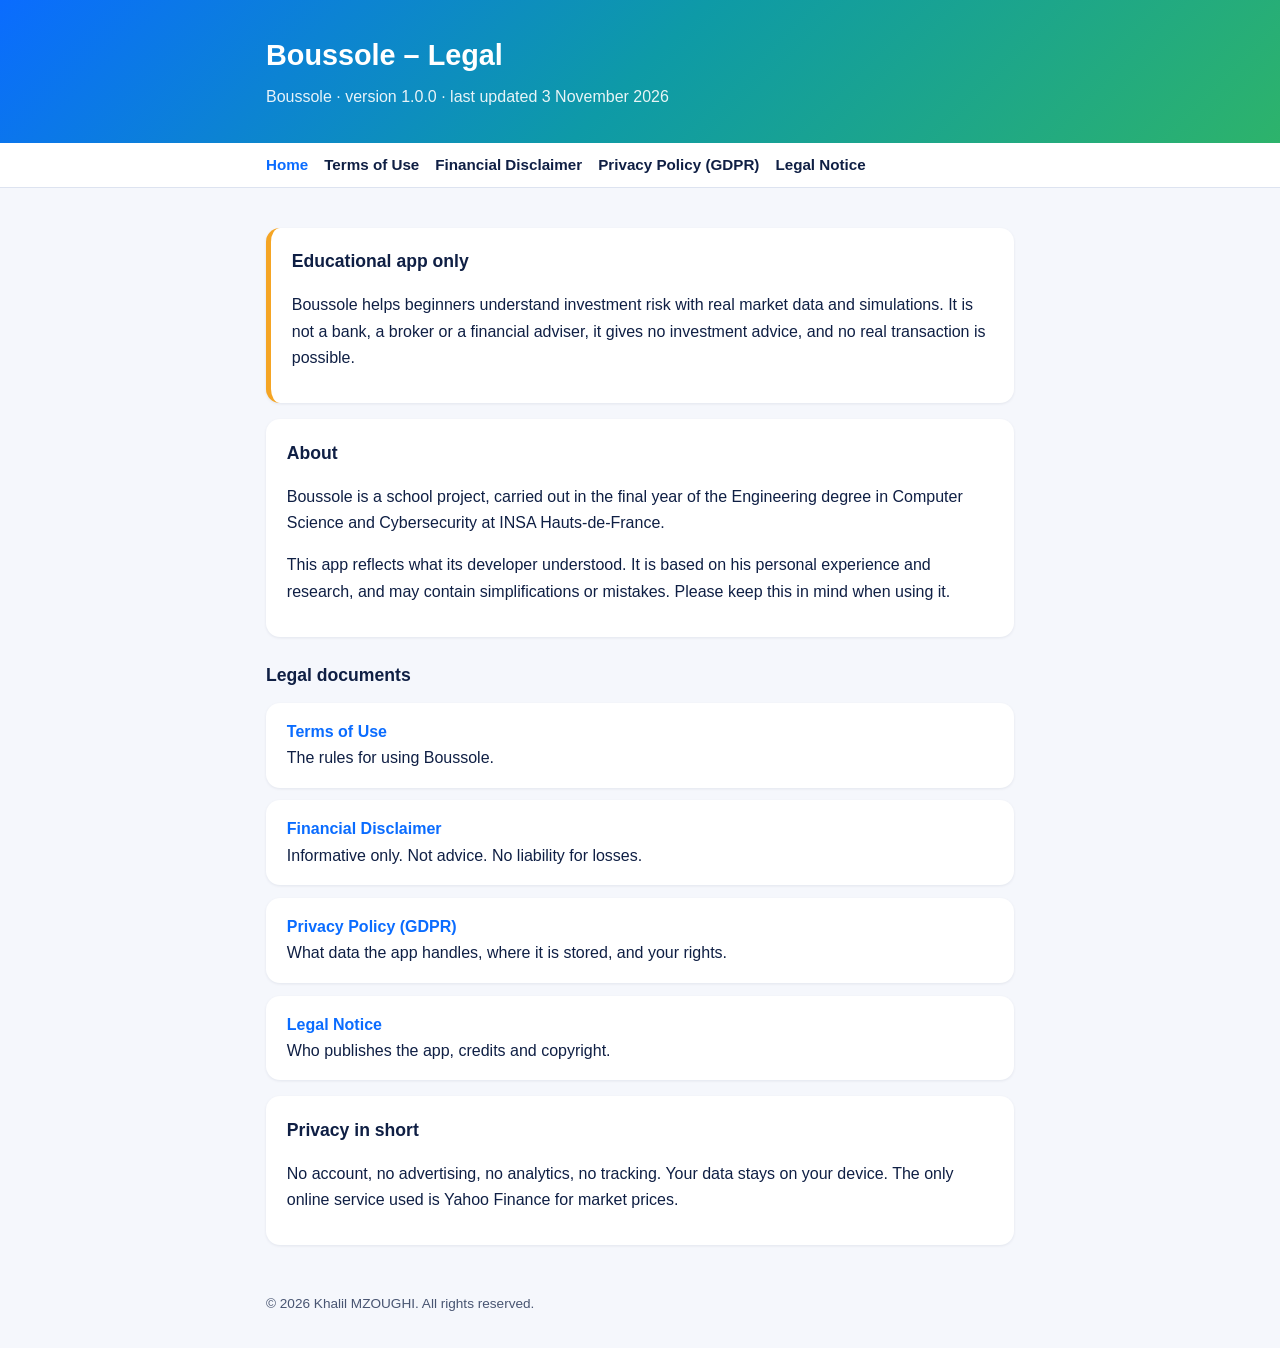
<file: docs/site/index.html>
<!DOCTYPE html>
<html lang="en"><head><meta charset="utf-8">
<meta name="viewport" content="width=device-width,initial-scale=1">
<title>Boussole – Legal – Boussole</title>
<link rel="stylesheet" href="style.css"></head><body>
<header><div class="in"><h1>Boussole – Legal</h1><p>Boussole · version 1.0.0 · last updated 3 November 2026</p></div></header>
<nav><div class="in"><a href="index.html" class="on">Home</a><a href="terms.html">Terms of Use</a><a href="disclaimer.html">Financial Disclaimer</a><a href="privacy.html">Privacy Policy (GDPR)</a><a href="notice.html">Legal Notice</a></div></nav>
<main><section class="warn"><h2>Educational app only</h2>
<p>Boussole helps beginners understand investment risk with real market data and simulations. It is not a bank, a broker or a financial adviser, it gives no investment advice, and no real transaction is possible.</p></section>
<section><h2>About</h2><p>Boussole is a school project, carried out in the final year of the Engineering degree in Computer Science and Cybersecurity at INSA Hauts-de-France.</p><p>This app reflects what its developer understood. It is based on his personal experience and research, and may contain simplifications or mistakes. Please keep this in mind when using it.</p></section>
<h2 style="margin-top:1.5rem">Legal documents</h2><a class="card" href="terms.html"><b>Terms of Use</b><br>The rules for using Boussole.</a><a class="card" href="disclaimer.html"><b>Financial Disclaimer</b><br>Informative only. Not advice. No liability for losses.</a><a class="card" href="privacy.html"><b>Privacy Policy (GDPR)</b><br>What data the app handles, where it is stored, and your rights.</a><a class="card" href="notice.html"><b>Legal Notice</b><br>Who publishes the app, credits and copyright.</a>
<section><h2>Privacy in short</h2><p>No account, no advertising, no analytics, no tracking. Your data stays on your device. The only online service used is Yahoo Finance for market prices.</p></section>
</main>
<footer>© 2026 Khalil MZOUGHI. All rights reserved.</footer>
</body></html>
</file>
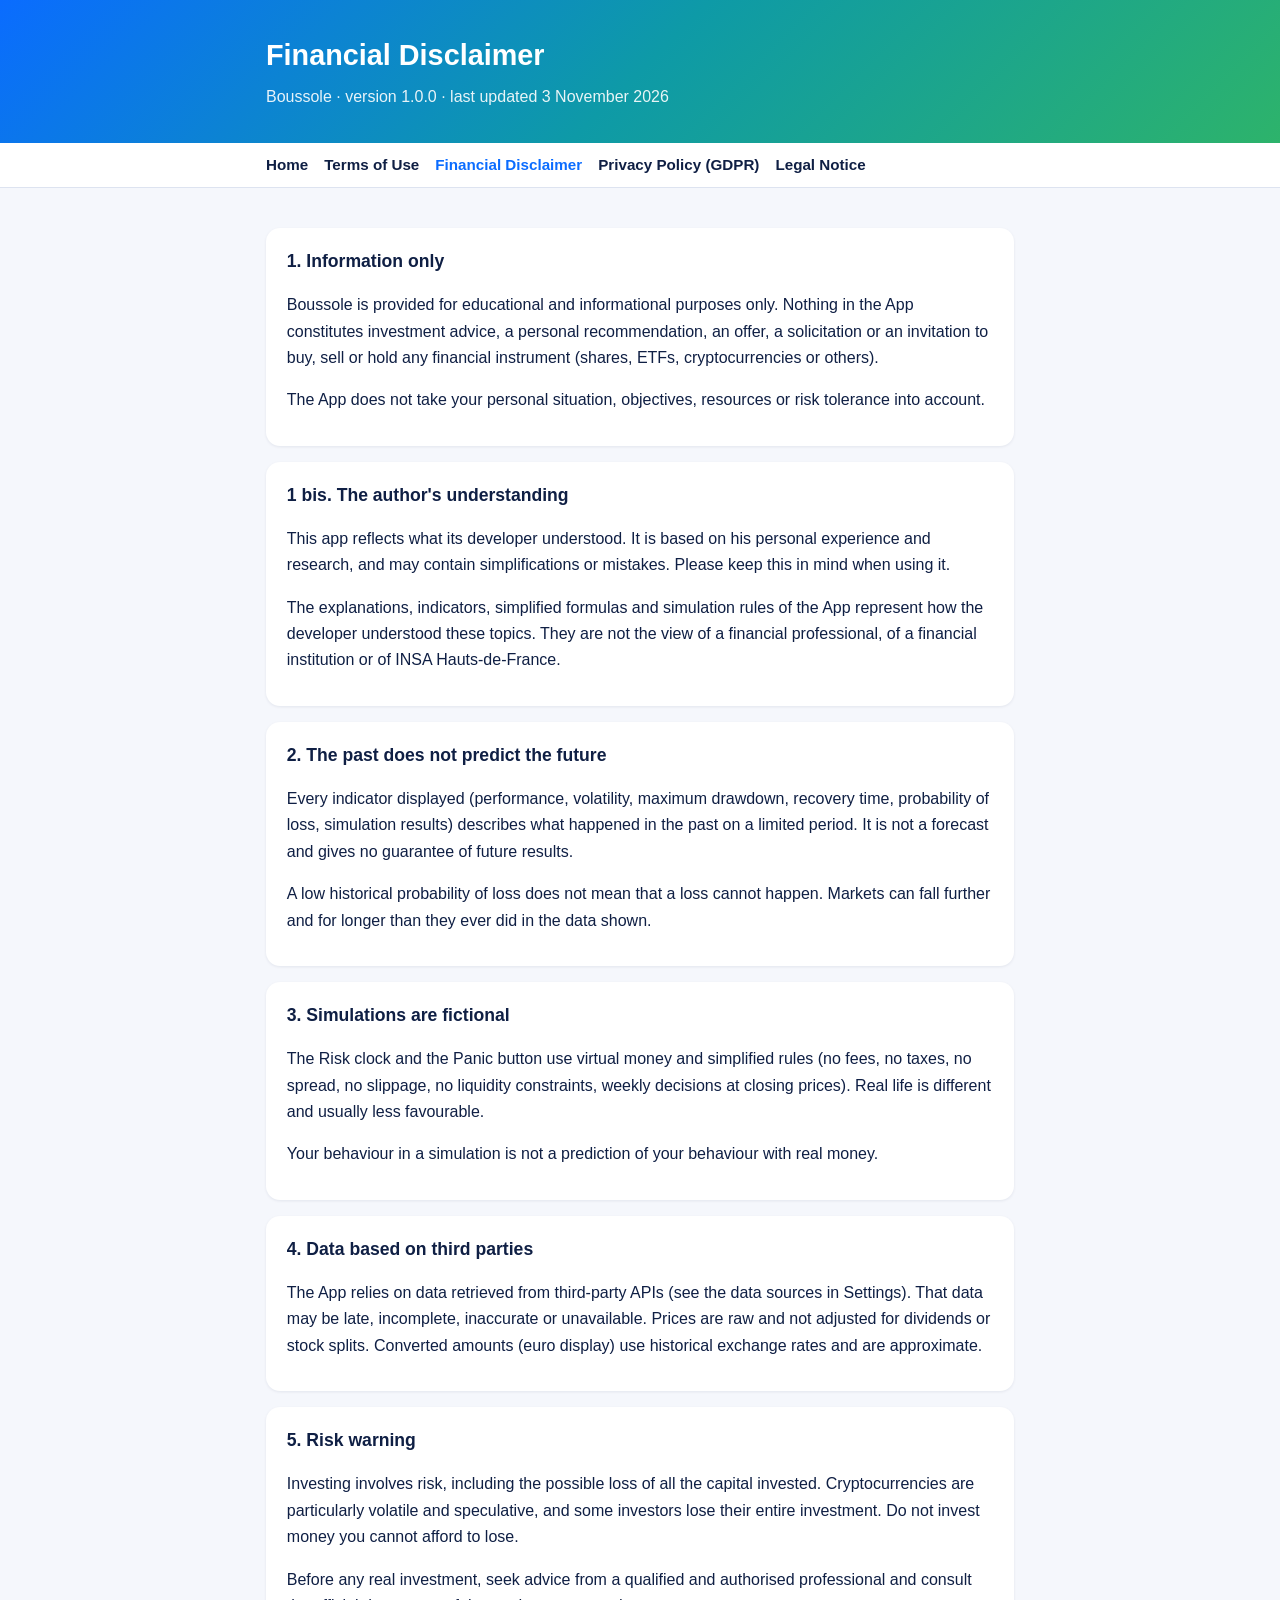
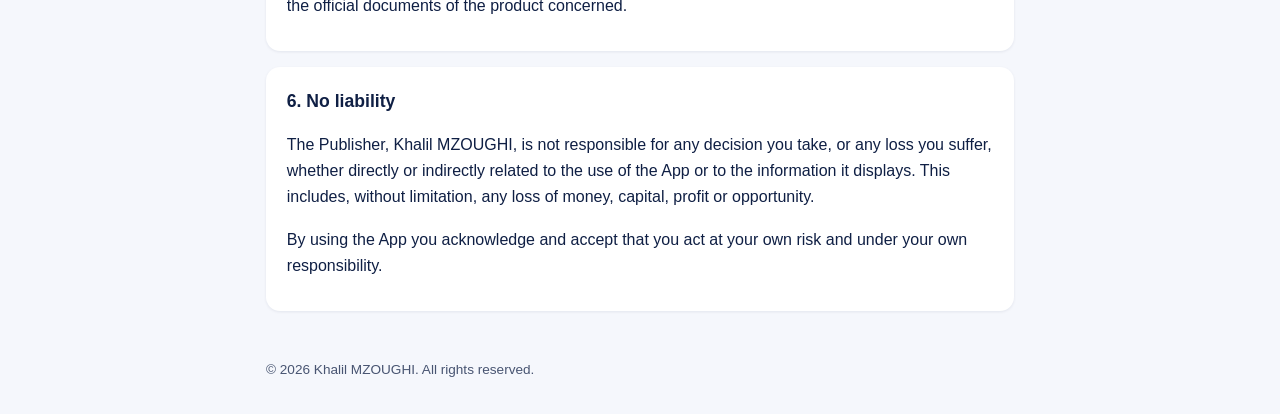
<file: docs/site/disclaimer.html>
<!DOCTYPE html>
<html lang="en"><head><meta charset="utf-8">
<meta name="viewport" content="width=device-width,initial-scale=1">
<title>Financial Disclaimer – Boussole</title>
<link rel="stylesheet" href="style.css"></head><body>
<header><div class="in"><h1>Financial Disclaimer</h1><p>Boussole · version 1.0.0 · last updated 3 November 2026</p></div></header>
<nav><div class="in"><a href="index.html">Home</a><a href="terms.html">Terms of Use</a><a href="disclaimer.html" class="on">Financial Disclaimer</a><a href="privacy.html">Privacy Policy (GDPR)</a><a href="notice.html">Legal Notice</a></div></nav>
<main><section><h2>1. Information only</h2><p>Boussole is provided for educational and informational purposes only. Nothing in the App constitutes investment advice, a personal recommendation, an offer, a solicitation or an invitation to buy, sell or hold any financial instrument (shares, ETFs, cryptocurrencies or others).</p><p>The App does not take your personal situation, objectives, resources or risk tolerance into account.</p></section><section><h2>1 bis. The author's understanding</h2><p>This app reflects what its developer understood. It is based on his personal experience and research, and may contain simplifications or mistakes. Please keep this in mind when using it.</p><p>The explanations, indicators, simplified formulas and simulation rules of the App represent how the developer understood these topics. They are not the view of a financial professional, of a financial institution or of INSA Hauts-de-France.</p></section><section><h2>2. The past does not predict the future</h2><p>Every indicator displayed (performance, volatility, maximum drawdown, recovery time, probability of loss, simulation results) describes what happened in the past on a limited period. It is not a forecast and gives no guarantee of future results.</p><p>A low historical probability of loss does not mean that a loss cannot happen. Markets can fall further and for longer than they ever did in the data shown.</p></section><section><h2>3. Simulations are fictional</h2><p>The Risk clock and the Panic button use virtual money and simplified rules (no fees, no taxes, no spread, no slippage, no liquidity constraints, weekly decisions at closing prices). Real life is different and usually less favourable.</p><p>Your behaviour in a simulation is not a prediction of your behaviour with real money.</p></section><section><h2>4. Data based on third parties</h2><p>The App relies on data retrieved from third-party APIs (see the data sources in Settings). That data may be late, incomplete, inaccurate or unavailable. Prices are raw and not adjusted for dividends or stock splits. Converted amounts (euro display) use historical exchange rates and are approximate.</p></section><section><h2>5. Risk warning</h2><p>Investing involves risk, including the possible loss of all the capital invested. Cryptocurrencies are particularly volatile and speculative, and some investors lose their entire investment. Do not invest money you cannot afford to lose.</p><p>Before any real investment, seek advice from a qualified and authorised professional and consult the official documents of the product concerned.</p></section><section><h2>6. No liability</h2><p>The Publisher, Khalil MZOUGHI, is not responsible for any decision you take, or any loss you suffer, whether directly or indirectly related to the use of the App or to the information it displays. This includes, without limitation, any loss of money, capital, profit or opportunity.</p><p>By using the App you acknowledge and accept that you act at your own risk and under your own responsibility.</p></section></main>
<footer>© 2026 Khalil MZOUGHI. All rights reserved.</footer>
</body></html>
</file>
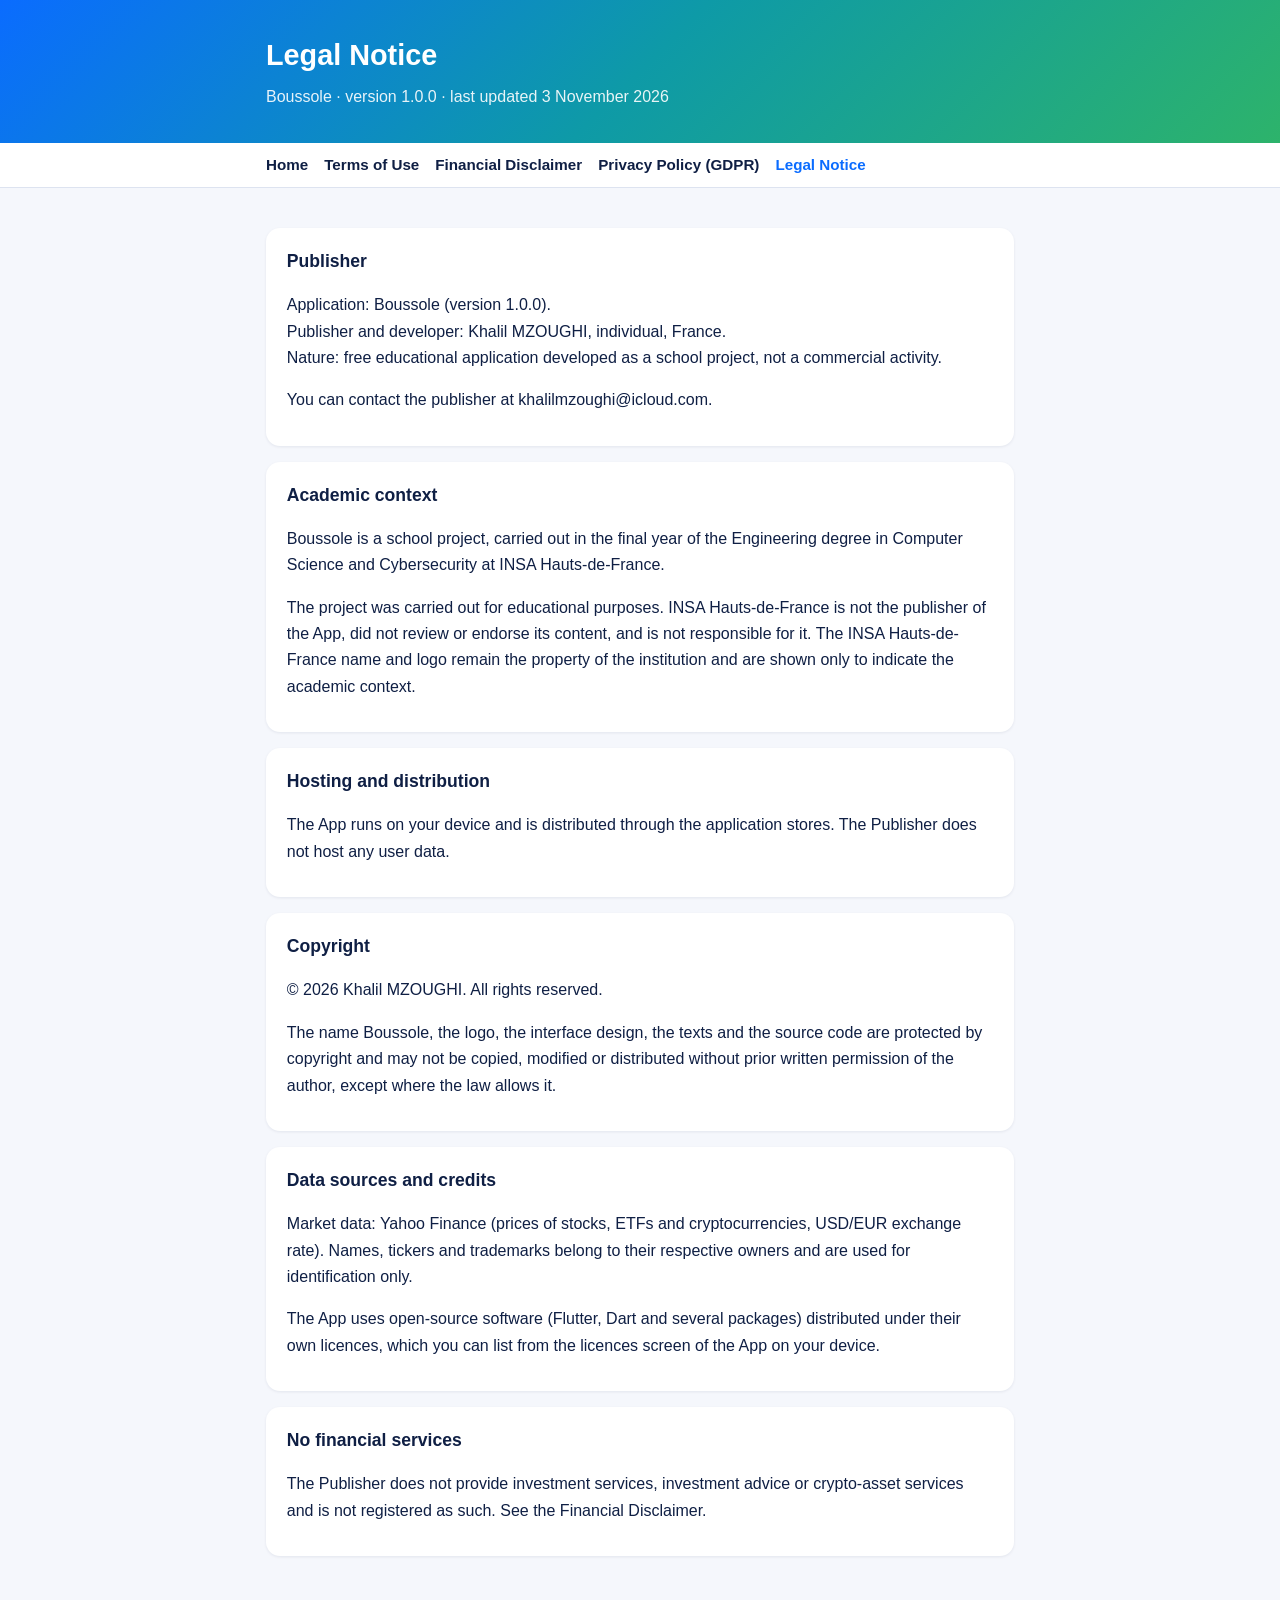
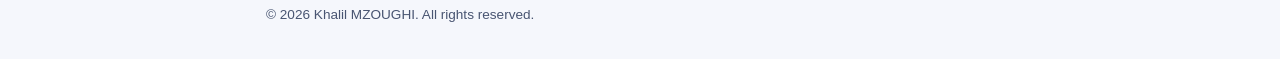
<file: docs/site/notice.html>
<!DOCTYPE html>
<html lang="en"><head><meta charset="utf-8">
<meta name="viewport" content="width=device-width,initial-scale=1">
<title>Legal Notice – Boussole</title>
<link rel="stylesheet" href="style.css"></head><body>
<header><div class="in"><h1>Legal Notice</h1><p>Boussole · version 1.0.0 · last updated 3 November 2026</p></div></header>
<nav><div class="in"><a href="index.html">Home</a><a href="terms.html">Terms of Use</a><a href="disclaimer.html">Financial Disclaimer</a><a href="privacy.html">Privacy Policy (GDPR)</a><a href="notice.html" class="on">Legal Notice</a></div></nav>
<main><section><h2>Publisher</h2><p>Application: Boussole (version 1.0.0).<br>Publisher and developer: Khalil MZOUGHI, individual, France.<br>Nature: free educational application developed as a school project, not a commercial activity.</p><p>You can contact the publisher at khalilmzoughi@icloud.com.</p></section><section><h2>Academic context</h2><p>Boussole is a school project, carried out in the final year of the Engineering degree in Computer Science and Cybersecurity at INSA Hauts-de-France.</p><p>The project was carried out for educational purposes. INSA Hauts-de-France is not the publisher of the App, did not review or endorse its content, and is not responsible for it. The INSA Hauts-de-France name and logo remain the property of the institution and are shown only to indicate the academic context.</p></section><section><h2>Hosting and distribution</h2><p>The App runs on your device and is distributed through the application stores. The Publisher does not host any user data.</p></section><section><h2>Copyright</h2><p>© 2026 Khalil MZOUGHI. All rights reserved.</p><p>The name Boussole, the logo, the interface design, the texts and the source code are protected by copyright and may not be copied, modified or distributed without prior written permission of the author, except where the law allows it.</p></section><section><h2>Data sources and credits</h2><p>Market data: Yahoo Finance (prices of stocks, ETFs and cryptocurrencies, USD/EUR exchange rate). Names, tickers and trademarks belong to their respective owners and are used for identification only.</p><p>The App uses open-source software (Flutter, Dart and several packages) distributed under their own licences, which you can list from the licences screen of the App on your device.</p></section><section><h2>No financial services</h2><p>The Publisher does not provide investment services, investment advice or crypto-asset services and is not registered as such. See the Financial Disclaimer.</p></section></main>
<footer>© 2026 Khalil MZOUGHI. All rights reserved.</footer>
</body></html>
</file>
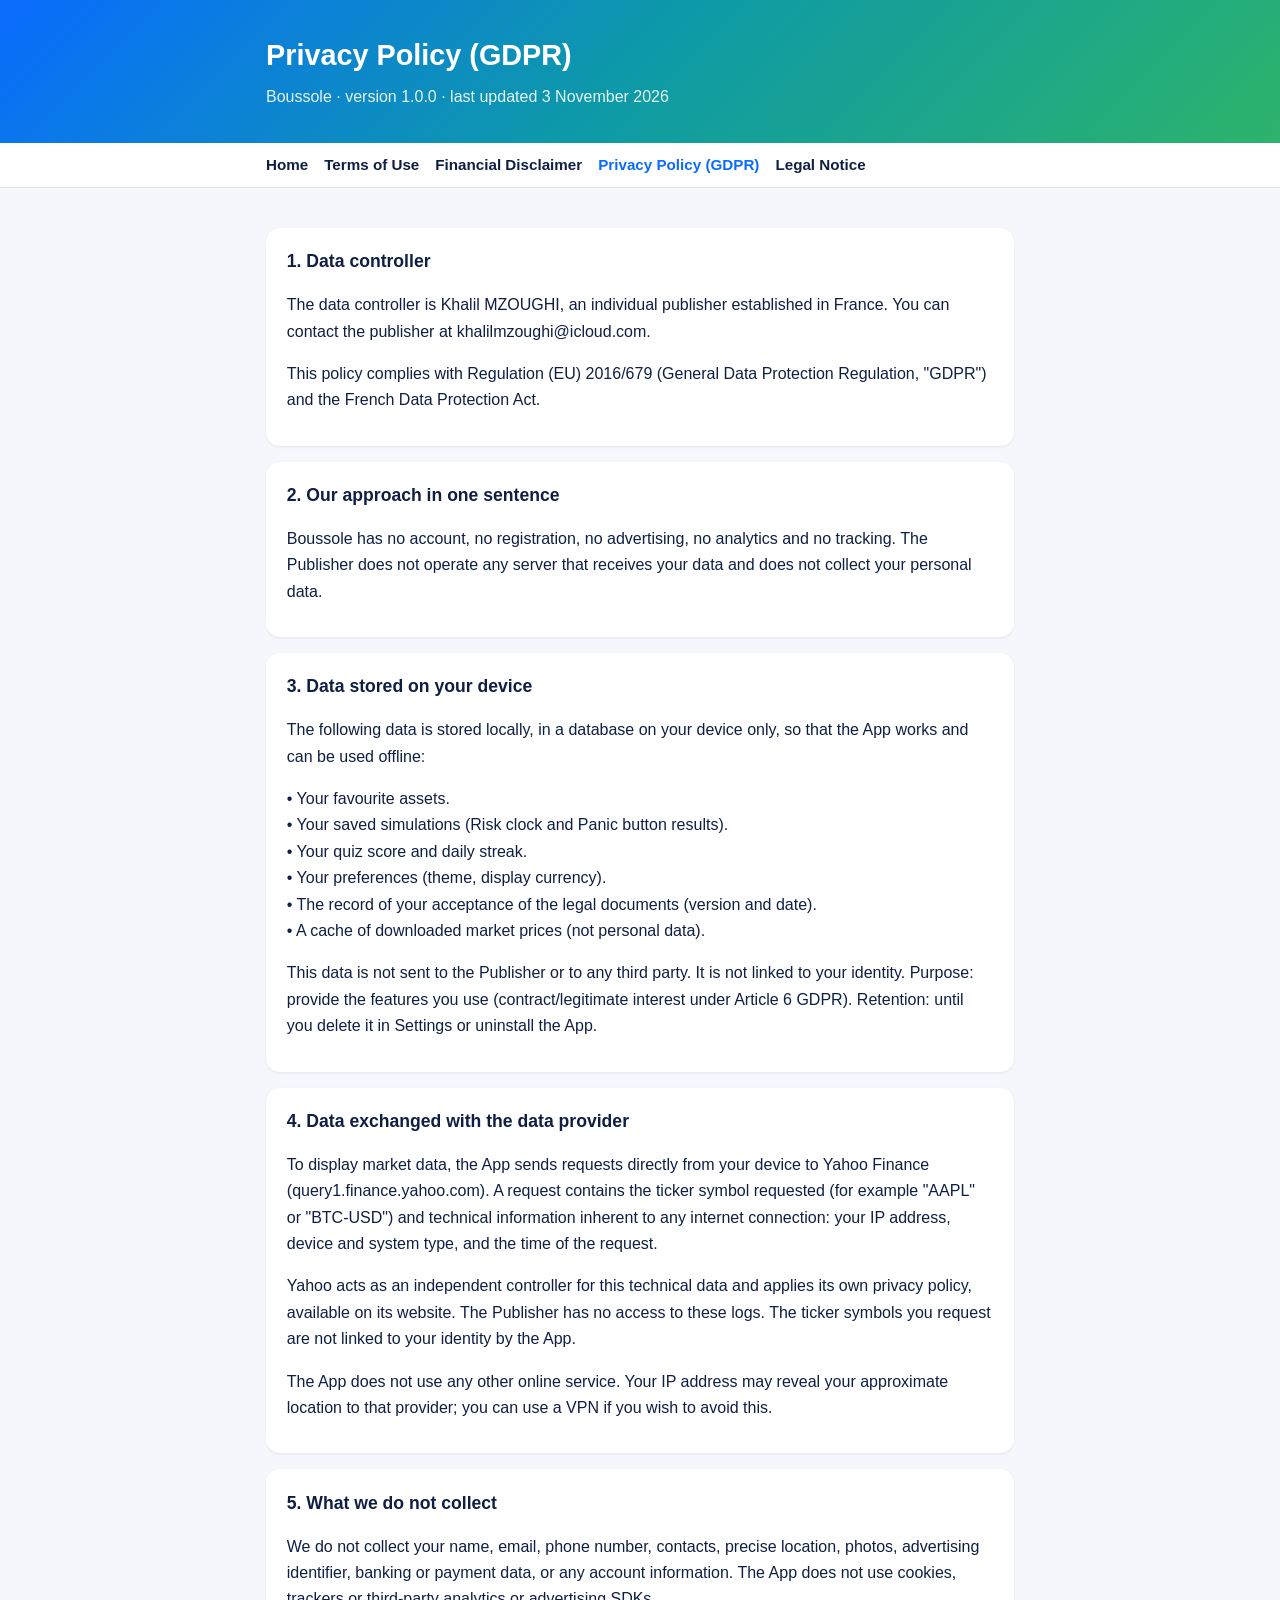
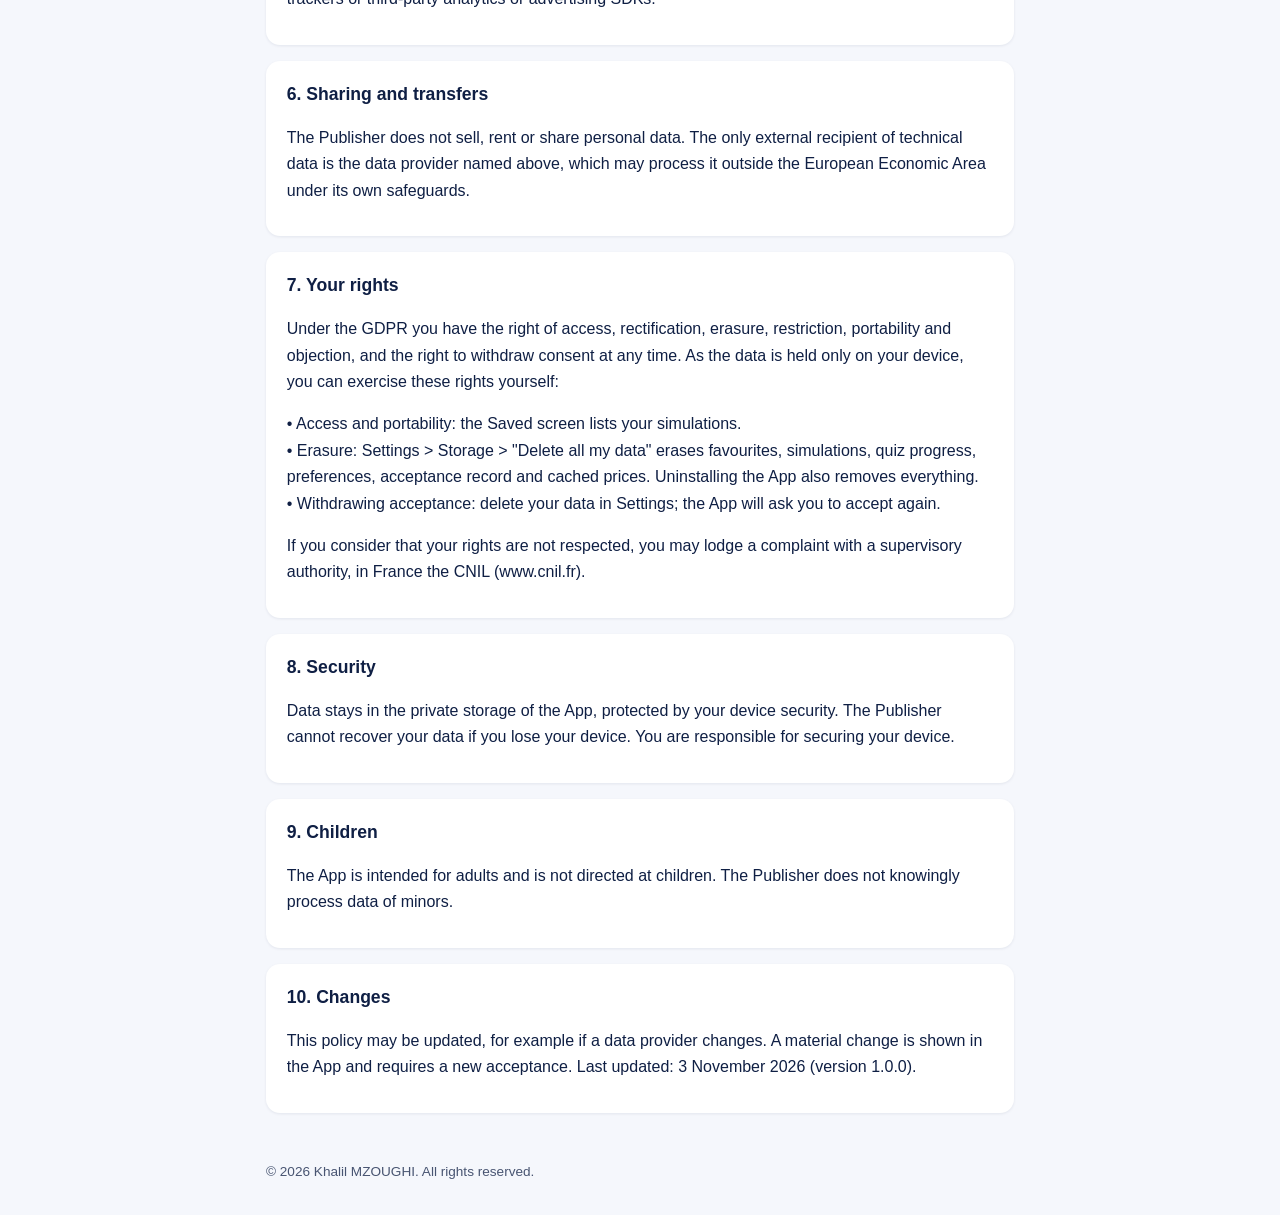
<file: docs/site/privacy.html>
<!DOCTYPE html>
<html lang="en"><head><meta charset="utf-8">
<meta name="viewport" content="width=device-width,initial-scale=1">
<title>Privacy Policy (GDPR) – Boussole</title>
<link rel="stylesheet" href="style.css"></head><body>
<header><div class="in"><h1>Privacy Policy (GDPR)</h1><p>Boussole · version 1.0.0 · last updated 3 November 2026</p></div></header>
<nav><div class="in"><a href="index.html">Home</a><a href="terms.html">Terms of Use</a><a href="disclaimer.html">Financial Disclaimer</a><a href="privacy.html" class="on">Privacy Policy (GDPR)</a><a href="notice.html">Legal Notice</a></div></nav>
<main><section><h2>1. Data controller</h2><p>The data controller is Khalil MZOUGHI, an individual publisher established in France. You can contact the publisher at khalilmzoughi@icloud.com.</p><p>This policy complies with Regulation (EU) 2016/679 (General Data Protection Regulation, "GDPR") and the French Data Protection Act.</p></section><section><h2>2. Our approach in one sentence</h2><p>Boussole has no account, no registration, no advertising, no analytics and no tracking. The Publisher does not operate any server that receives your data and does not collect your personal data.</p></section><section><h2>3. Data stored on your device</h2><p>The following data is stored locally, in a database on your device only, so that the App works and can be used offline:</p><p>• Your favourite assets.<br>• Your saved simulations (Risk clock and Panic button results).<br>• Your quiz score and daily streak.<br>• Your preferences (theme, display currency).<br>• The record of your acceptance of the legal documents (version and date).<br>• A cache of downloaded market prices (not personal data).</p><p>This data is not sent to the Publisher or to any third party. It is not linked to your identity. Purpose: provide the features you use (contract/legitimate interest under Article 6 GDPR). Retention: until you delete it in Settings or uninstall the App.</p></section><section><h2>4. Data exchanged with the data provider</h2><p>To display market data, the App sends requests directly from your device to Yahoo Finance (query1.finance.yahoo.com). A request contains the ticker symbol requested (for example "AAPL" or "BTC-USD") and technical information inherent to any internet connection: your IP address, device and system type, and the time of the request.</p><p>Yahoo acts as an independent controller for this technical data and applies its own privacy policy, available on its website. The Publisher has no access to these logs. The ticker symbols you request are not linked to your identity by the App.</p><p>The App does not use any other online service. Your IP address may reveal your approximate location to that provider; you can use a VPN if you wish to avoid this.</p></section><section><h2>5. What we do not collect</h2><p>We do not collect your name, email, phone number, contacts, precise location, photos, advertising identifier, banking or payment data, or any account information. The App does not use cookies, trackers or third-party analytics or advertising SDKs.</p></section><section><h2>6. Sharing and transfers</h2><p>The Publisher does not sell, rent or share personal data. The only external recipient of technical data is the data provider named above, which may process it outside the European Economic Area under its own safeguards.</p></section><section><h2>7. Your rights</h2><p>Under the GDPR you have the right of access, rectification, erasure, restriction, portability and objection, and the right to withdraw consent at any time. As the data is held only on your device, you can exercise these rights yourself:</p><p>• Access and portability: the Saved screen lists your simulations.<br>• Erasure: Settings &gt; Storage &gt; "Delete all my data" erases favourites, simulations, quiz progress, preferences, acceptance record and cached prices. Uninstalling the App also removes everything.<br>• Withdrawing acceptance: delete your data in Settings; the App will ask you to accept again.</p><p>If you consider that your rights are not respected, you may lodge a complaint with a supervisory authority, in France the CNIL (www.cnil.fr).</p></section><section><h2>8. Security</h2><p>Data stays in the private storage of the App, protected by your device security. The Publisher cannot recover your data if you lose your device. You are responsible for securing your device.</p></section><section><h2>9. Children</h2><p>The App is intended for adults and is not directed at children. The Publisher does not knowingly process data of minors.</p></section><section><h2>10. Changes</h2><p>This policy may be updated, for example if a data provider changes. A material change is shown in the App and requires a new acceptance. Last updated: 3 November 2026 (version 1.0.0).</p></section></main>
<footer>© 2026 Khalil MZOUGHI. All rights reserved.</footer>
</body></html>
</file>
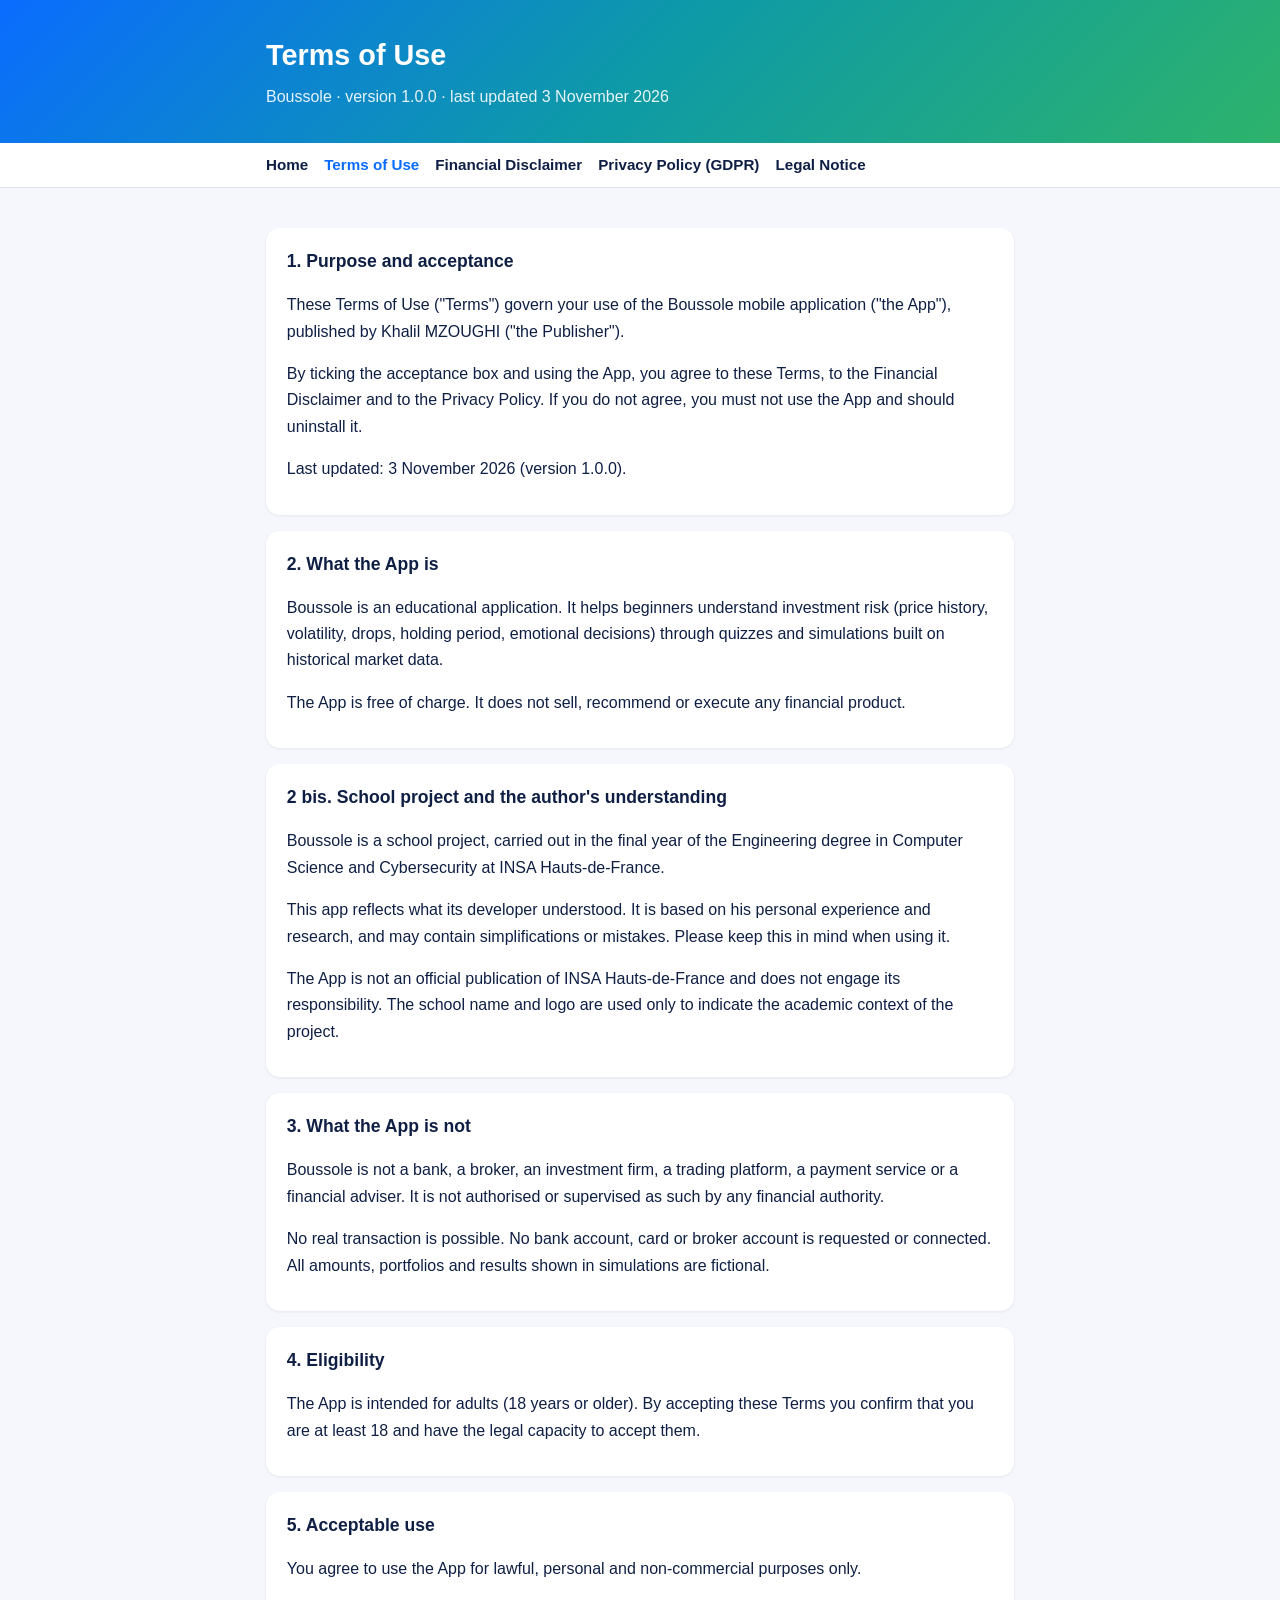
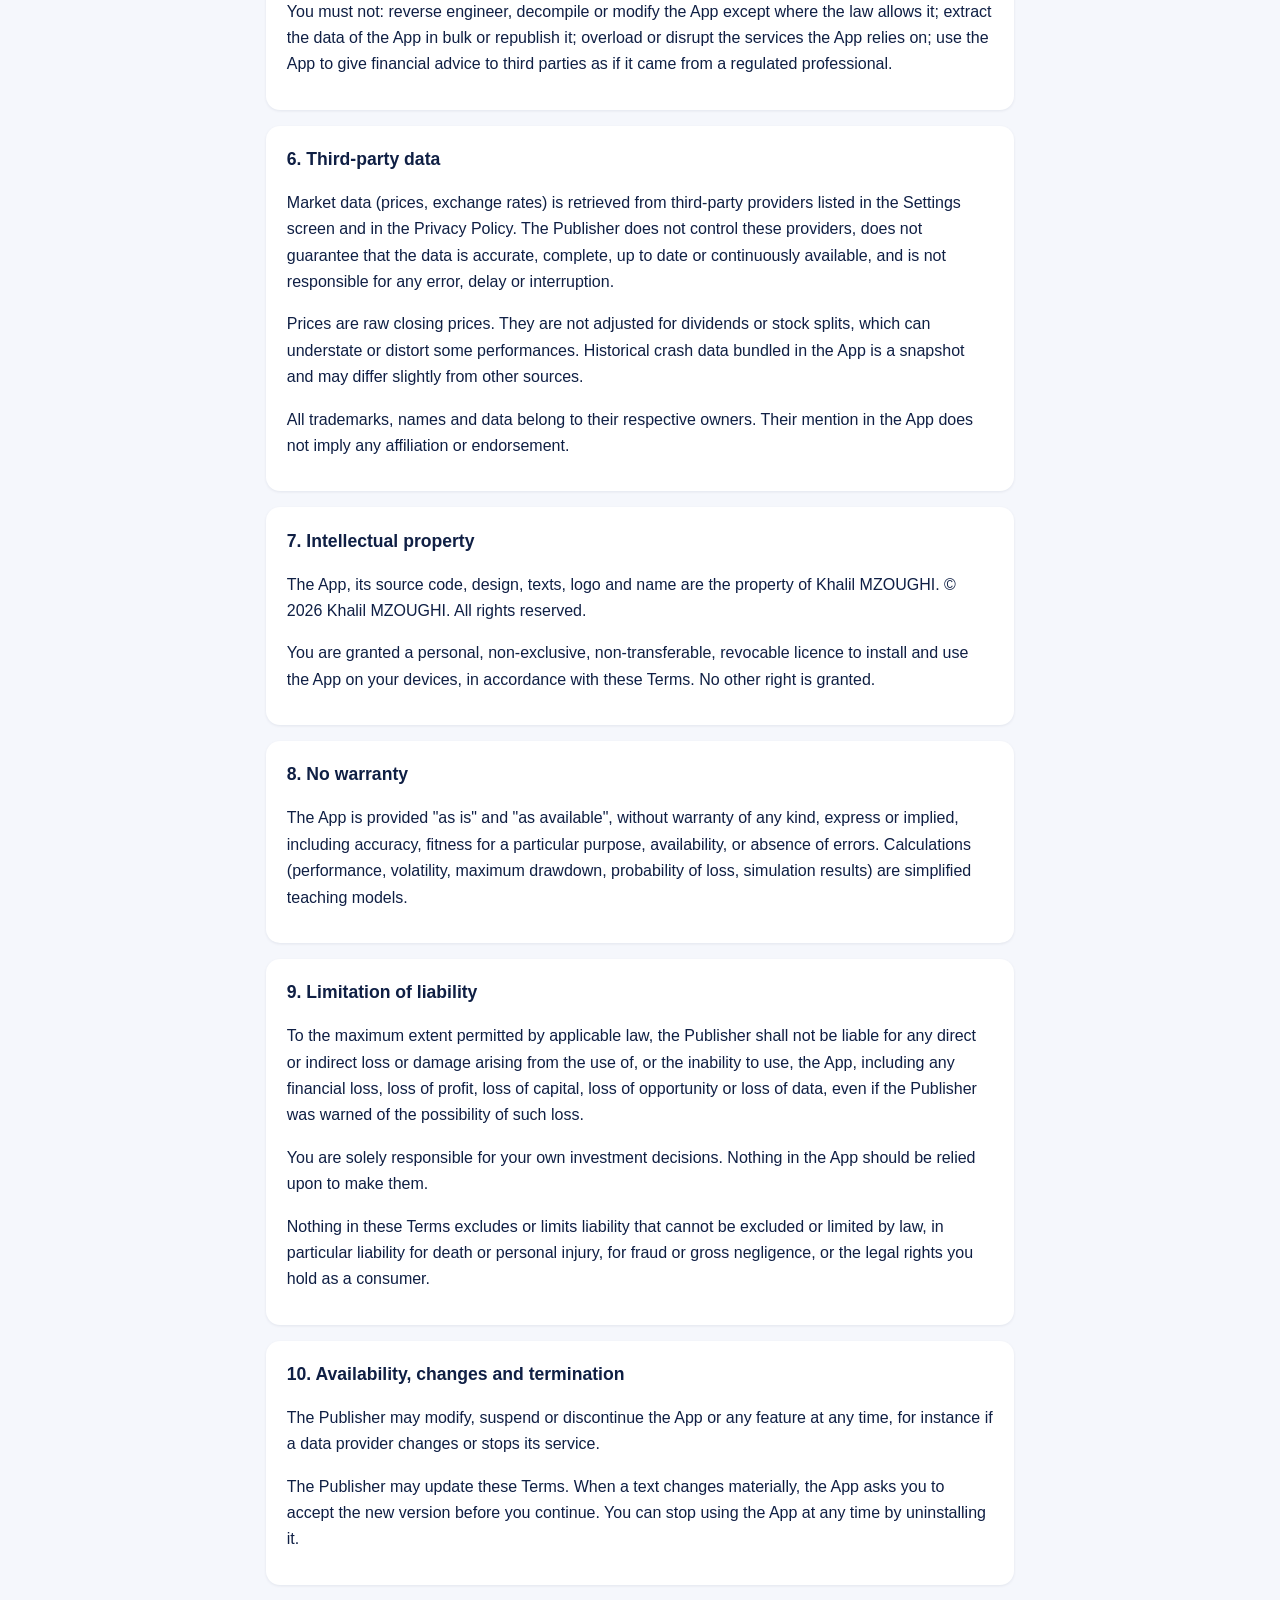
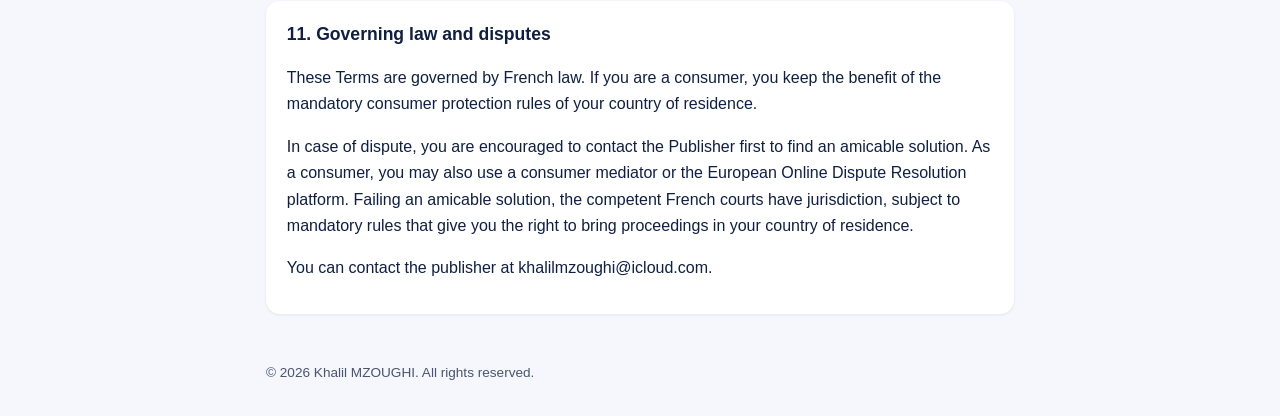
<file: docs/site/terms.html>
<!DOCTYPE html>
<html lang="en"><head><meta charset="utf-8">
<meta name="viewport" content="width=device-width,initial-scale=1">
<title>Terms of Use – Boussole</title>
<link rel="stylesheet" href="style.css"></head><body>
<header><div class="in"><h1>Terms of Use</h1><p>Boussole · version 1.0.0 · last updated 3 November 2026</p></div></header>
<nav><div class="in"><a href="index.html">Home</a><a href="terms.html" class="on">Terms of Use</a><a href="disclaimer.html">Financial Disclaimer</a><a href="privacy.html">Privacy Policy (GDPR)</a><a href="notice.html">Legal Notice</a></div></nav>
<main><section><h2>1. Purpose and acceptance</h2><p>These Terms of Use ("Terms") govern your use of the Boussole mobile application ("the App"), published by Khalil MZOUGHI ("the Publisher").</p><p>By ticking the acceptance box and using the App, you agree to these Terms, to the Financial Disclaimer and to the Privacy Policy. If you do not agree, you must not use the App and should uninstall it.</p><p>Last updated: 3 November 2026 (version 1.0.0).</p></section><section><h2>2. What the App is</h2><p>Boussole is an educational application. It helps beginners understand investment risk (price history, volatility, drops, holding period, emotional decisions) through quizzes and simulations built on historical market data.</p><p>The App is free of charge. It does not sell, recommend or execute any financial product.</p></section><section><h2>2 bis. School project and the author's understanding</h2><p>Boussole is a school project, carried out in the final year of the Engineering degree in Computer Science and Cybersecurity at INSA Hauts-de-France.</p><p>This app reflects what its developer understood. It is based on his personal experience and research, and may contain simplifications or mistakes. Please keep this in mind when using it.</p><p>The App is not an official publication of INSA Hauts-de-France and does not engage its responsibility. The school name and logo are used only to indicate the academic context of the project.</p></section><section><h2>3. What the App is not</h2><p>Boussole is not a bank, a broker, an investment firm, a trading platform, a payment service or a financial adviser. It is not authorised or supervised as such by any financial authority.</p><p>No real transaction is possible. No bank account, card or broker account is requested or connected. All amounts, portfolios and results shown in simulations are fictional.</p></section><section><h2>4. Eligibility</h2><p>The App is intended for adults (18 years or older). By accepting these Terms you confirm that you are at least 18 and have the legal capacity to accept them.</p></section><section><h2>5. Acceptable use</h2><p>You agree to use the App for lawful, personal and non-commercial purposes only.</p><p>You must not: reverse engineer, decompile or modify the App except where the law allows it; extract the data of the App in bulk or republish it; overload or disrupt the services the App relies on; use the App to give financial advice to third parties as if it came from a regulated professional.</p></section><section><h2>6. Third-party data</h2><p>Market data (prices, exchange rates) is retrieved from third-party providers listed in the Settings screen and in the Privacy Policy. The Publisher does not control these providers, does not guarantee that the data is accurate, complete, up to date or continuously available, and is not responsible for any error, delay or interruption.</p><p>Prices are raw closing prices. They are not adjusted for dividends or stock splits, which can understate or distort some performances. Historical crash data bundled in the App is a snapshot and may differ slightly from other sources.</p><p>All trademarks, names and data belong to their respective owners. Their mention in the App does not imply any affiliation or endorsement.</p></section><section><h2>7. Intellectual property</h2><p>The App, its source code, design, texts, logo and name are the property of Khalil MZOUGHI. © 2026 Khalil MZOUGHI. All rights reserved.</p><p>You are granted a personal, non-exclusive, non-transferable, revocable licence to install and use the App on your devices, in accordance with these Terms. No other right is granted.</p></section><section><h2>8. No warranty</h2><p>The App is provided "as is" and "as available", without warranty of any kind, express or implied, including accuracy, fitness for a particular purpose, availability, or absence of errors. Calculations (performance, volatility, maximum drawdown, probability of loss, simulation results) are simplified teaching models.</p></section><section><h2>9. Limitation of liability</h2><p>To the maximum extent permitted by applicable law, the Publisher shall not be liable for any direct or indirect loss or damage arising from the use of, or the inability to use, the App, including any financial loss, loss of profit, loss of capital, loss of opportunity or loss of data, even if the Publisher was warned of the possibility of such loss.</p><p>You are solely responsible for your own investment decisions. Nothing in the App should be relied upon to make them.</p><p>Nothing in these Terms excludes or limits liability that cannot be excluded or limited by law, in particular liability for death or personal injury, for fraud or gross negligence, or the legal rights you hold as a consumer.</p></section><section><h2>10. Availability, changes and termination</h2><p>The Publisher may modify, suspend or discontinue the App or any feature at any time, for instance if a data provider changes or stops its service.</p><p>The Publisher may update these Terms. When a text changes materially, the App asks you to accept the new version before you continue. You can stop using the App at any time by uninstalling it.</p></section><section><h2>11. Governing law and disputes</h2><p>These Terms are governed by French law. If you are a consumer, you keep the benefit of the mandatory consumer protection rules of your country of residence.</p><p>In case of dispute, you are encouraged to contact the Publisher first to find an amicable solution. As a consumer, you may also use a consumer mediator or the European Online Dispute Resolution platform. Failing an amicable solution, the competent French courts have jurisdiction, subject to mandatory rules that give you the right to bring proceedings in your country of residence.</p><p>You can contact the publisher at khalilmzoughi@icloud.com.</p></section></main>
<footer>© 2026 Khalil MZOUGHI. All rights reserved.</footer>
</body></html>
</file>
<file: docs/site/style.css>
:root{--navy:#0F1F44;--blue:#0A6CFF;--bg:#F5F7FC}
*{box-sizing:border-box}
body{margin:0;font-family:-apple-system,"Segoe UI",Roboto,sans-serif;background:var(--bg);color:var(--navy);line-height:1.65}
header{background:linear-gradient(135deg,#0A6CFF,#0E9AA7,#2DB36B);color:#fff;padding:2rem 1rem}
header .in,main,footer{max-width:780px;margin:0 auto;padding:0 1rem}
header h1{margin:0;font-size:1.8rem}header p{margin:.3rem 0 0;opacity:.9}
nav{background:#fff;border-bottom:1px solid #dde3f0;position:sticky;top:0}
nav .in{max-width:780px;margin:0 auto;padding:.6rem 1rem;display:flex;flex-wrap:wrap;gap:1rem}
nav a{color:var(--navy);text-decoration:none;font-weight:600;font-size:.95rem}
nav a:hover,nav a.on{color:var(--blue)}
main{padding-top:1.5rem;padding-bottom:2rem}
section{background:#fff;border-radius:14px;padding:1rem 1.3rem;margin:1rem 0;box-shadow:0 1px 3px rgba(15,31,68,.08)}
h2{font-size:1.1rem;margin:.2rem 0 .6rem}
.card{display:block;text-decoration:none;color:inherit;background:#fff;border-radius:14px;padding:1rem 1.3rem;margin:.8rem 0;box-shadow:0 1px 3px rgba(15,31,68,.08)}
.card:hover{box-shadow:0 2px 8px rgba(10,108,255,.25)}
.card b{color:var(--blue)}
.warn{border-left:5px solid #F5A524}
footer{padding-bottom:2rem;font-size:.85rem;opacity:.75}
</file>
